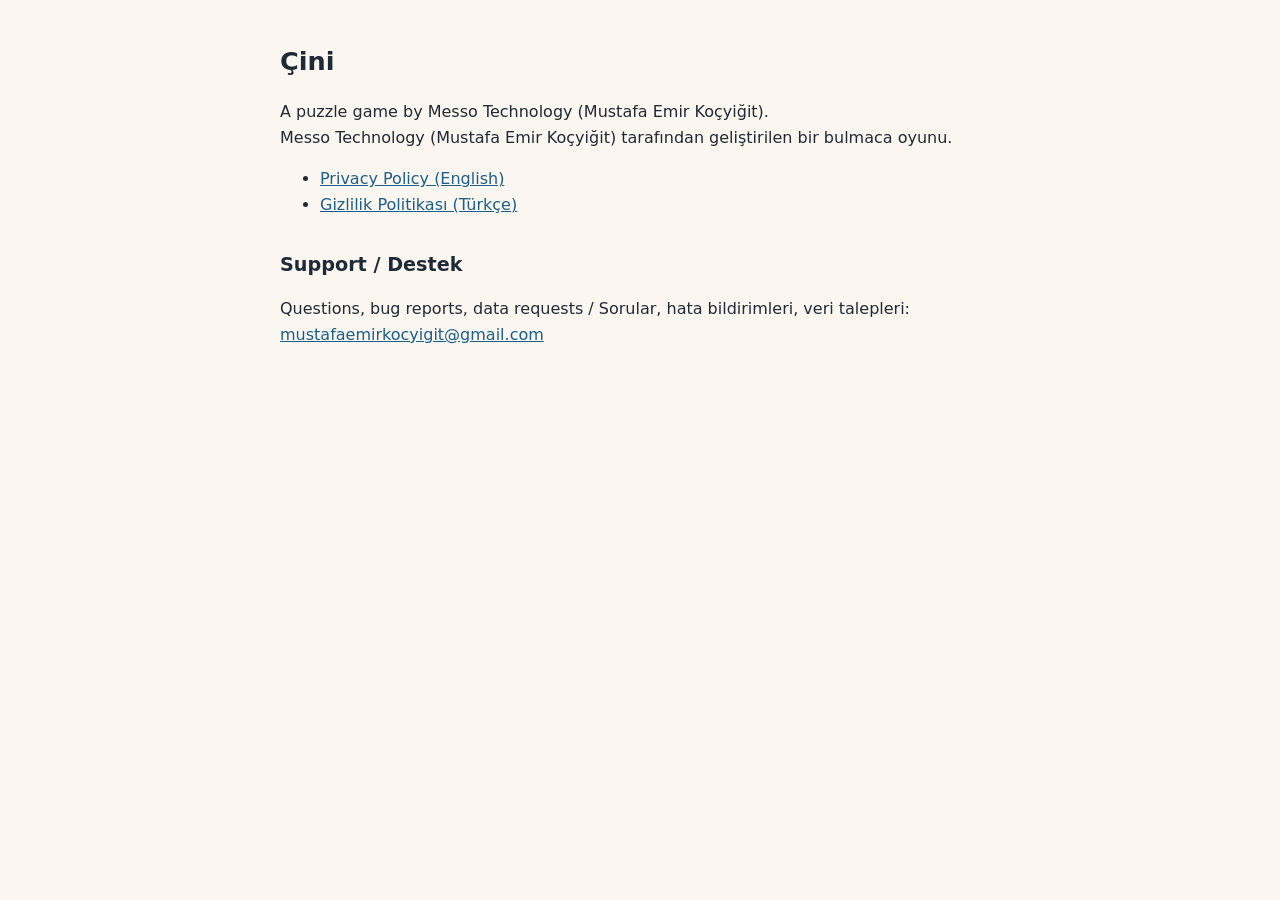
<file: index.html>
<!doctype html><html lang="en"><head><meta charset="utf-8"><meta name="viewport" content="width=device-width,initial-scale=1"><title>Çini – Privacy &amp; Support</title><link rel="stylesheet" href="style.css"></head><body><main>
<h1>Çini</h1>
<p>A puzzle game by Messo Technology (Mustafa Emir Koçyiğit).<br>Messo Technology (Mustafa Emir Koçyiğit) tarafından geliştirilen bir bulmaca oyunu.</p>
<ul>
<li><a href="privacy-en.html">Privacy Policy (English)</a></li>
<li><a href="privacy-tr.html">Gizlilik Politikası (Türkçe)</a></li>
</ul>
<h2>Support / Destek</h2>
<p>Questions, bug reports, data requests / Sorular, hata bildirimleri, veri talepleri:<br><a href="mailto:mustafaemirkocyigit@gmail.com">mustafaemirkocyigit@gmail.com</a></p>
</main></body></html>
</file>
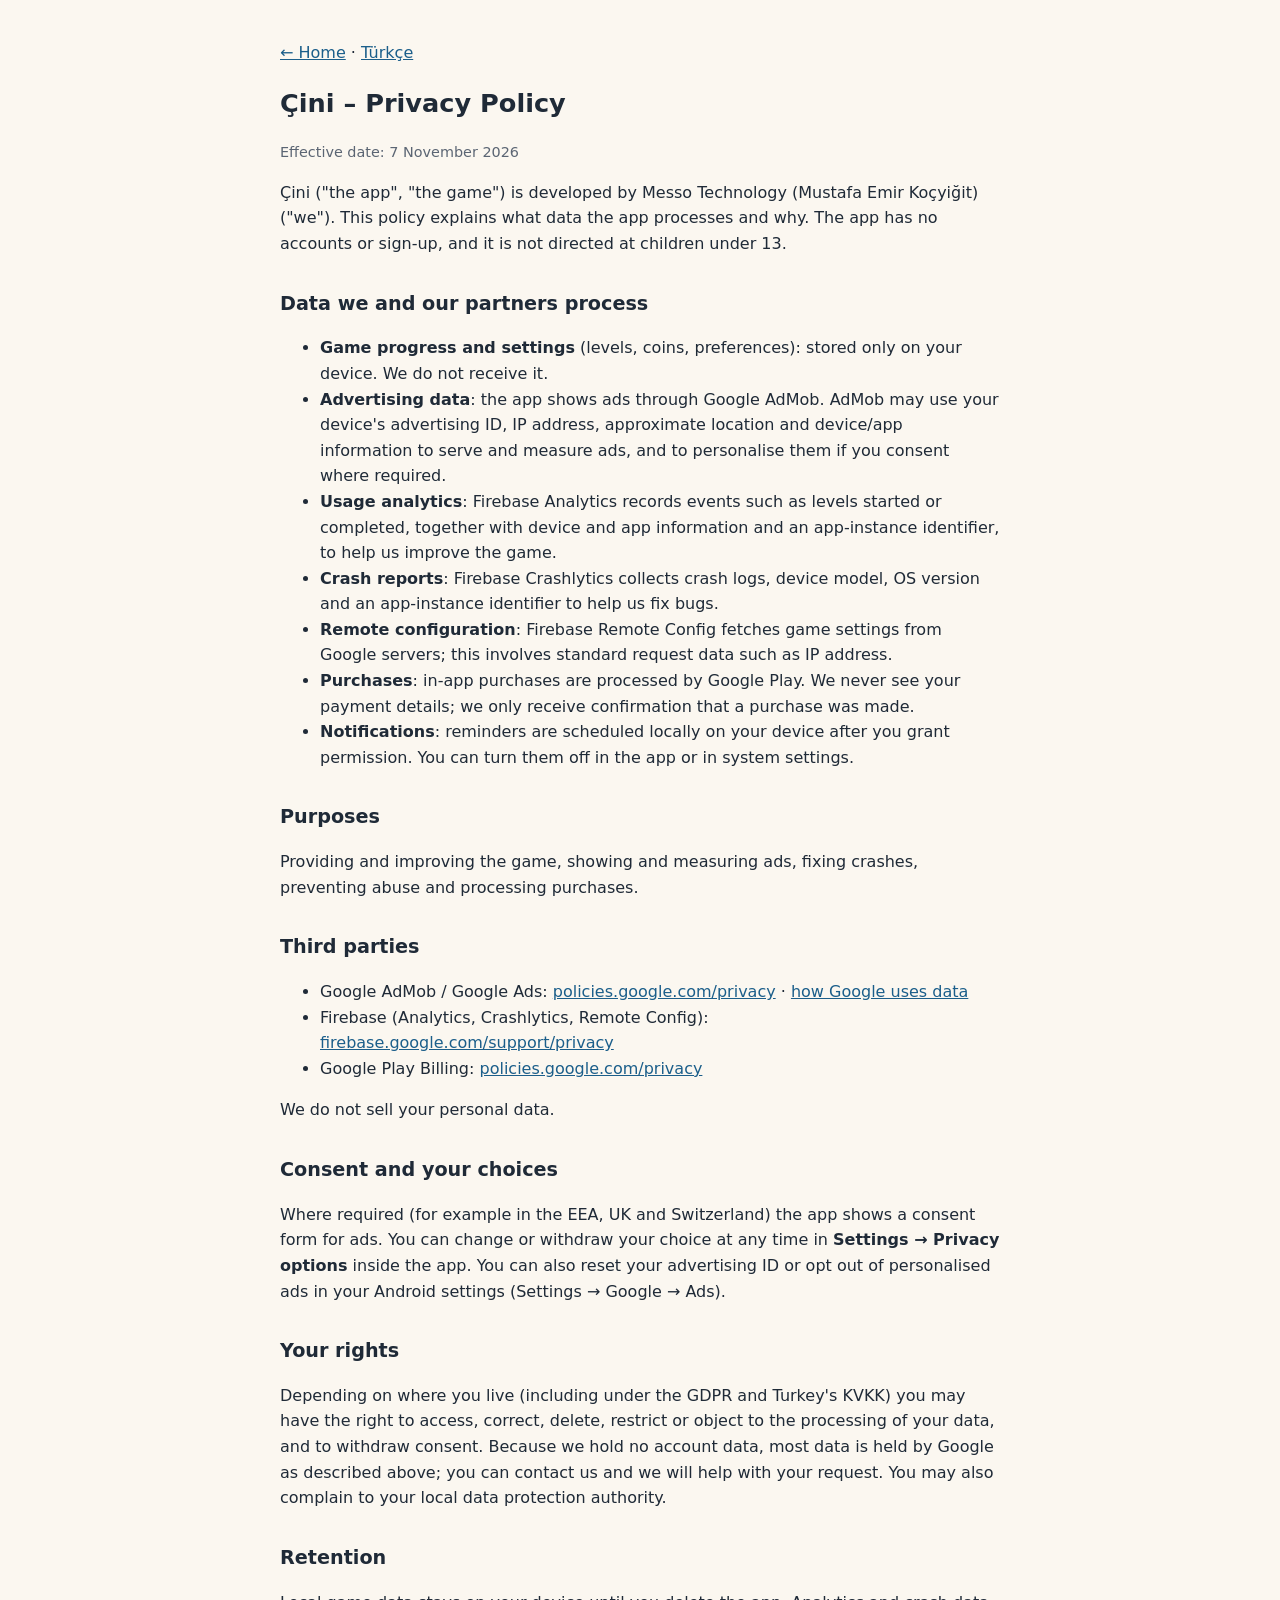
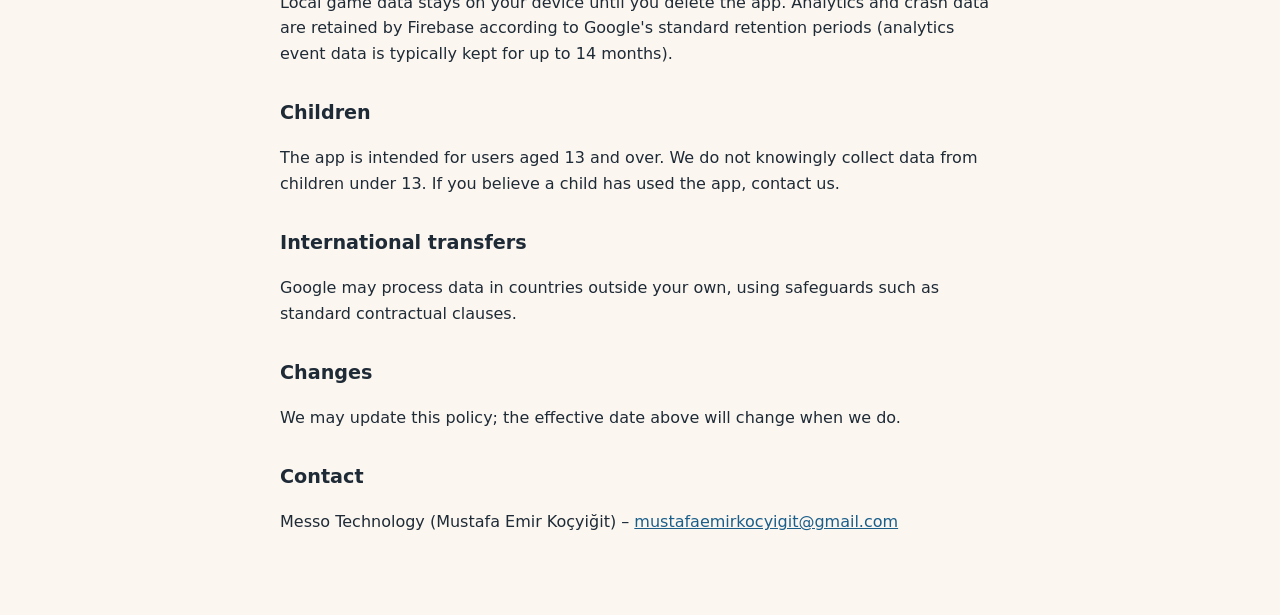
<file: privacy-en.html>
<!doctype html><html lang="en"><head><meta charset="utf-8"><meta name="viewport" content="width=device-width,initial-scale=1"><title>Çini – Privacy Policy</title><link rel="stylesheet" href="style.css"></head><body><main>
<p><a href="index.html">← Home</a> · <a href="privacy-tr.html">Türkçe</a></p>
<h1>Çini – Privacy Policy</h1>
<p class="mu">Effective date: 7 November 2026</p>
<p>Çini ("the app", "the game") is developed by Messo Technology (Mustafa Emir Koçyiğit) ("we"). This policy explains what data the app processes and why. The app has no accounts or sign-up, and it is not directed at children under 13.</p>
<h2>Data we and our partners process</h2>
<ul>
<li><b>Game progress and settings</b> (levels, coins, preferences): stored only on your device. We do not receive it.</li>
<li><b>Advertising data</b>: the app shows ads through Google AdMob. AdMob may use your device's advertising ID, IP address, approximate location and device/app information to serve and measure ads, and to personalise them if you consent where required.</li>
<li><b>Usage analytics</b>: Firebase Analytics records events such as levels started or completed, together with device and app information and an app-instance identifier, to help us improve the game.</li>
<li><b>Crash reports</b>: Firebase Crashlytics collects crash logs, device model, OS version and an app-instance identifier to help us fix bugs.</li>
<li><b>Remote configuration</b>: Firebase Remote Config fetches game settings from Google servers; this involves standard request data such as IP address.</li>
<li><b>Purchases</b>: in-app purchases are processed by Google Play. We never see your payment details; we only receive confirmation that a purchase was made.</li>
<li><b>Notifications</b>: reminders are scheduled locally on your device after you grant permission. You can turn them off in the app or in system settings.</li>
</ul>
<h2>Purposes</h2>
<p>Providing and improving the game, showing and measuring ads, fixing crashes, preventing abuse and processing purchases.</p>
<h2>Third parties</h2>
<ul>
<li>Google AdMob / Google Ads: <a href="https://policies.google.com/privacy">policies.google.com/privacy</a> · <a href="https://policies.google.com/technologies/partner-sites">how Google uses data</a></li>
<li>Firebase (Analytics, Crashlytics, Remote Config): <a href="https://firebase.google.com/support/privacy">firebase.google.com/support/privacy</a></li>
<li>Google Play Billing: <a href="https://policies.google.com/privacy">policies.google.com/privacy</a></li>
</ul>
<p>We do not sell your personal data.</p>
<h2>Consent and your choices</h2>
<p>Where required (for example in the EEA, UK and Switzerland) the app shows a consent form for ads. You can change or withdraw your choice at any time in <b>Settings → Privacy options</b> inside the app. You can also reset your advertising ID or opt out of personalised ads in your Android settings (Settings → Google → Ads).</p>
<h2>Your rights</h2>
<p>Depending on where you live (including under the GDPR and Turkey's KVKK) you may have the right to access, correct, delete, restrict or object to the processing of your data, and to withdraw consent. Because we hold no account data, most data is held by Google as described above; you can contact us and we will help with your request. You may also complain to your local data protection authority.</p>
<h2>Retention</h2>
<p>Local game data stays on your device until you delete the app. Analytics and crash data are retained by Firebase according to Google's standard retention periods (analytics event data is typically kept for up to 14 months).</p>
<h2>Children</h2>
<p>The app is intended for users aged 13 and over. We do not knowingly collect data from children under 13. If you believe a child has used the app, contact us.</p>
<h2>International transfers</h2>
<p>Google may process data in countries outside your own, using safeguards such as standard contractual clauses.</p>
<h2>Changes</h2>
<p>We may update this policy; the effective date above will change when we do.</p>
<h2>Contact</h2>
<p>Messo Technology (Mustafa Emir Koçyiğit) – <a href="mailto:mustafaemirkocyigit@gmail.com">mustafaemirkocyigit@gmail.com</a></p>
</main></body></html>
</file>
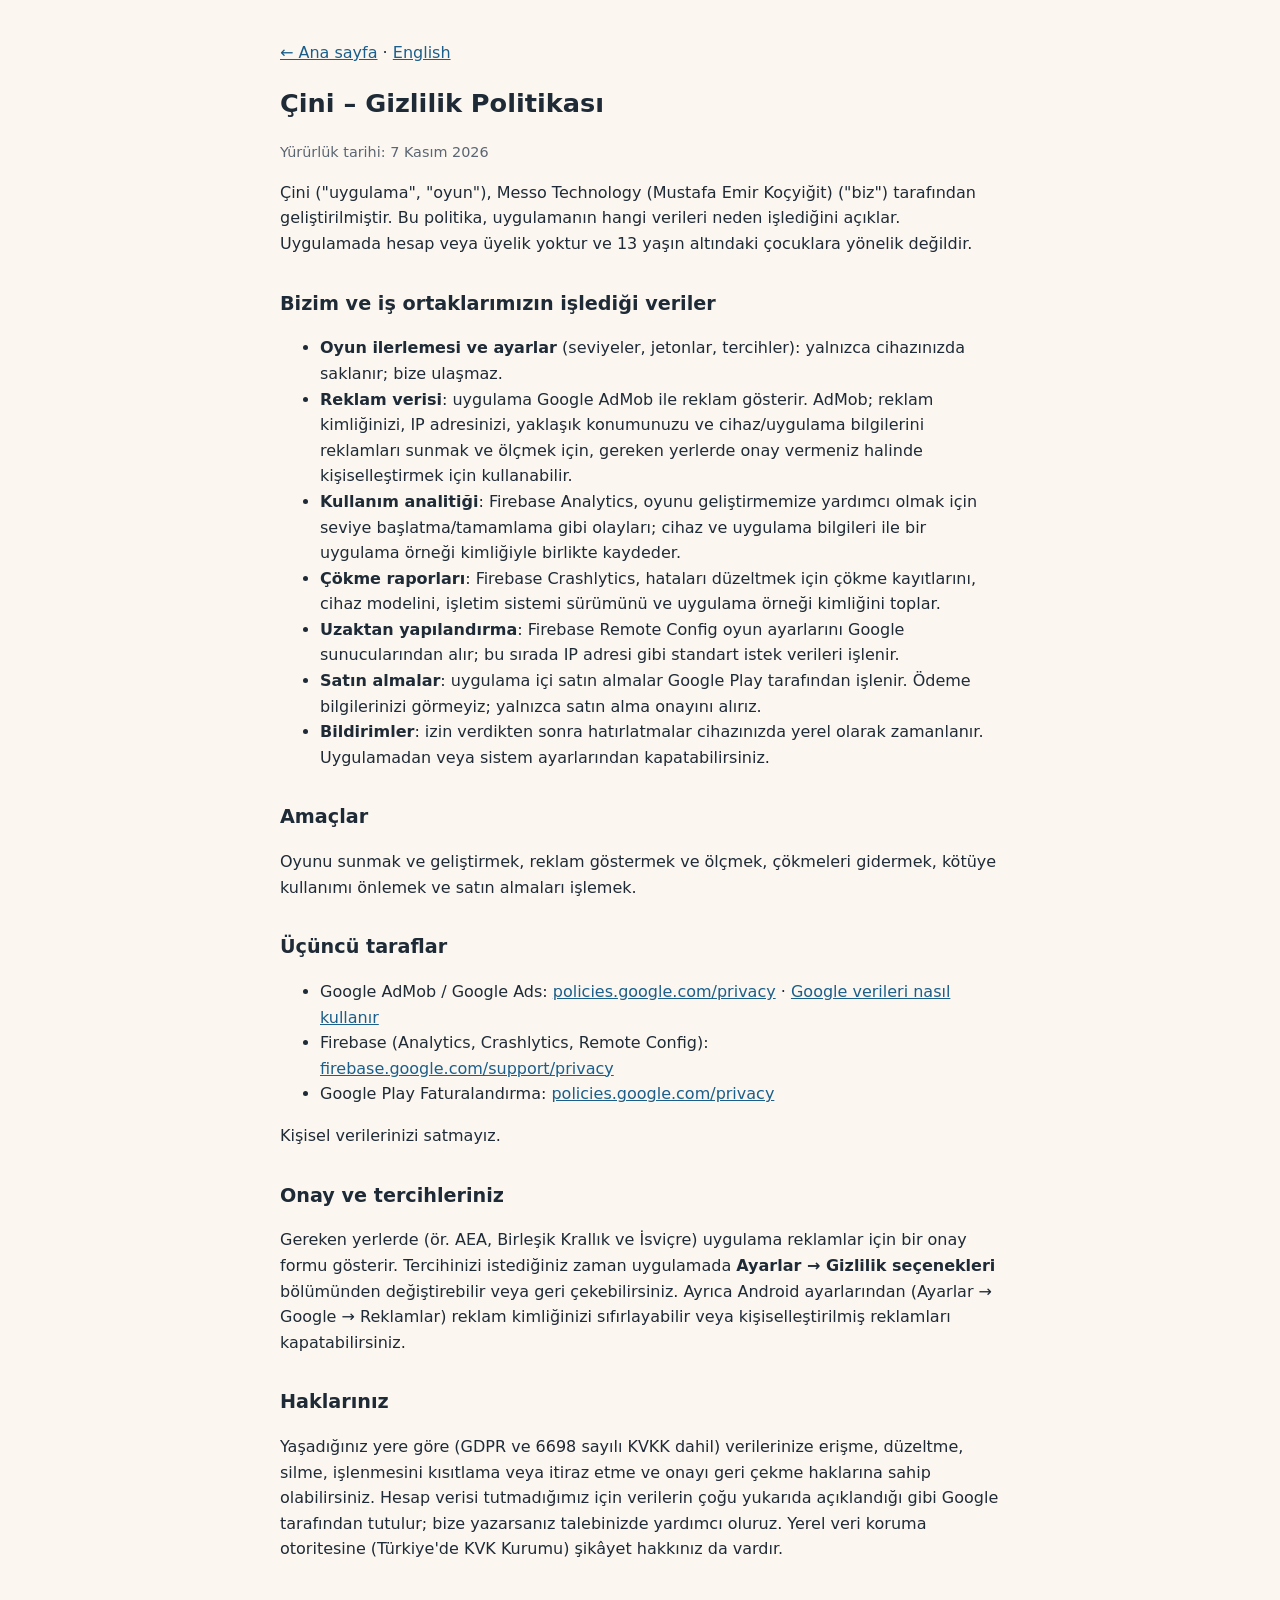
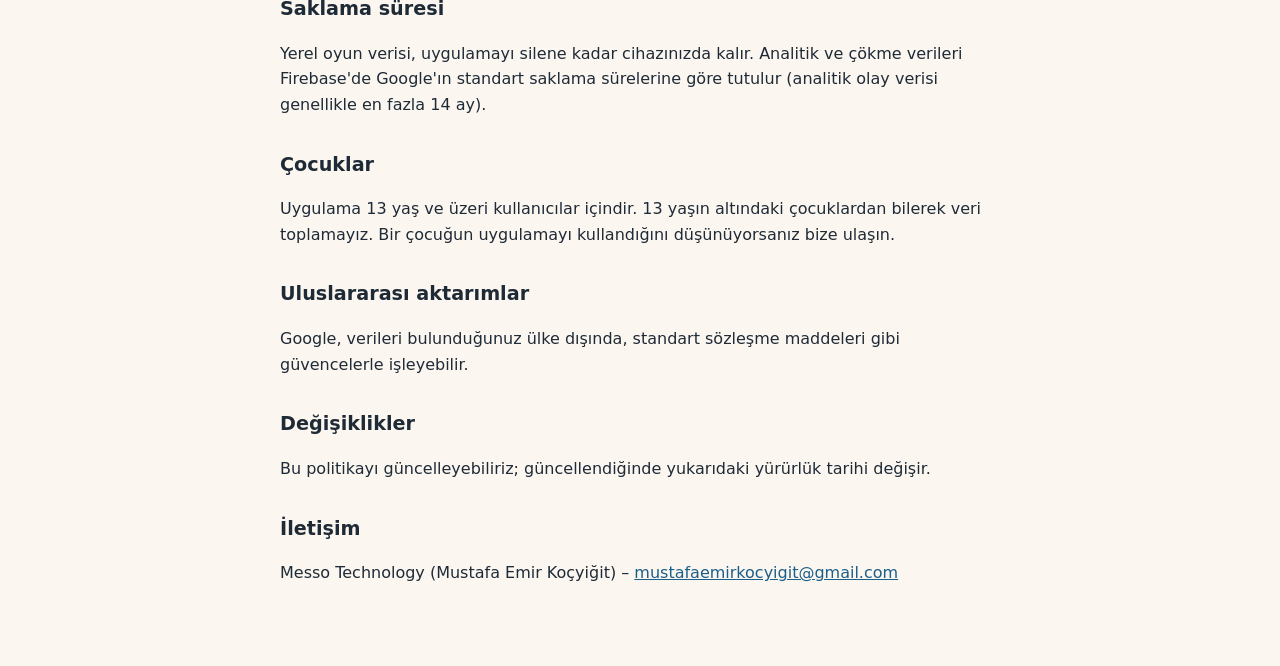
<file: privacy-tr.html>
<!doctype html><html lang="tr"><head><meta charset="utf-8"><meta name="viewport" content="width=device-width,initial-scale=1"><title>Çini – Gizlilik Politikası</title><link rel="stylesheet" href="style.css"></head><body><main>
<p><a href="index.html">← Ana sayfa</a> · <a href="privacy-en.html">English</a></p>
<h1>Çini – Gizlilik Politikası</h1>
<p class="mu">Yürürlük tarihi: 7 Kasım 2026</p>
<p>Çini ("uygulama", "oyun"), Messo Technology (Mustafa Emir Koçyiğit) ("biz") tarafından geliştirilmiştir. Bu politika, uygulamanın hangi verileri neden işlediğini açıklar. Uygulamada hesap veya üyelik yoktur ve 13 yaşın altındaki çocuklara yönelik değildir.</p>
<h2>Bizim ve iş ortaklarımızın işlediği veriler</h2>
<ul>
<li><b>Oyun ilerlemesi ve ayarlar</b> (seviyeler, jetonlar, tercihler): yalnızca cihazınızda saklanır; bize ulaşmaz.</li>
<li><b>Reklam verisi</b>: uygulama Google AdMob ile reklam gösterir. AdMob; reklam kimliğinizi, IP adresinizi, yaklaşık konumunuzu ve cihaz/uygulama bilgilerini reklamları sunmak ve ölçmek için, gereken yerlerde onay vermeniz halinde kişiselleştirmek için kullanabilir.</li>
<li><b>Kullanım analitiği</b>: Firebase Analytics, oyunu geliştirmemize yardımcı olmak için seviye başlatma/tamamlama gibi olayları; cihaz ve uygulama bilgileri ile bir uygulama örneği kimliğiyle birlikte kaydeder.</li>
<li><b>Çökme raporları</b>: Firebase Crashlytics, hataları düzeltmek için çökme kayıtlarını, cihaz modelini, işletim sistemi sürümünü ve uygulama örneği kimliğini toplar.</li>
<li><b>Uzaktan yapılandırma</b>: Firebase Remote Config oyun ayarlarını Google sunucularından alır; bu sırada IP adresi gibi standart istek verileri işlenir.</li>
<li><b>Satın almalar</b>: uygulama içi satın almalar Google Play tarafından işlenir. Ödeme bilgilerinizi görmeyiz; yalnızca satın alma onayını alırız.</li>
<li><b>Bildirimler</b>: izin verdikten sonra hatırlatmalar cihazınızda yerel olarak zamanlanır. Uygulamadan veya sistem ayarlarından kapatabilirsiniz.</li>
</ul>
<h2>Amaçlar</h2>
<p>Oyunu sunmak ve geliştirmek, reklam göstermek ve ölçmek, çökmeleri gidermek, kötüye kullanımı önlemek ve satın almaları işlemek.</p>
<h2>Üçüncü taraflar</h2>
<ul>
<li>Google AdMob / Google Ads: <a href="https://policies.google.com/privacy?hl=tr">policies.google.com/privacy</a> · <a href="https://policies.google.com/technologies/partner-sites?hl=tr">Google verileri nasıl kullanır</a></li>
<li>Firebase (Analytics, Crashlytics, Remote Config): <a href="https://firebase.google.com/support/privacy">firebase.google.com/support/privacy</a></li>
<li>Google Play Faturalandırma: <a href="https://policies.google.com/privacy?hl=tr">policies.google.com/privacy</a></li>
</ul>
<p>Kişisel verilerinizi satmayız.</p>
<h2>Onay ve tercihleriniz</h2>
<p>Gereken yerlerde (ör. AEA, Birleşik Krallık ve İsviçre) uygulama reklamlar için bir onay formu gösterir. Tercihinizi istediğiniz zaman uygulamada <b>Ayarlar → Gizlilik seçenekleri</b> bölümünden değiştirebilir veya geri çekebilirsiniz. Ayrıca Android ayarlarından (Ayarlar → Google → Reklamlar) reklam kimliğinizi sıfırlayabilir veya kişiselleştirilmiş reklamları kapatabilirsiniz.</p>
<h2>Haklarınız</h2>
<p>Yaşadığınız yere göre (GDPR ve 6698 sayılı KVKK dahil) verilerinize erişme, düzeltme, silme, işlenmesini kısıtlama veya itiraz etme ve onayı geri çekme haklarına sahip olabilirsiniz. Hesap verisi tutmadığımız için verilerin çoğu yukarıda açıklandığı gibi Google tarafından tutulur; bize yazarsanız talebinizde yardımcı oluruz. Yerel veri koruma otoritesine (Türkiye'de KVK Kurumu) şikâyet hakkınız da vardır.</p>
<h2>Saklama süresi</h2>
<p>Yerel oyun verisi, uygulamayı silene kadar cihazınızda kalır. Analitik ve çökme verileri Firebase'de Google'ın standart saklama sürelerine göre tutulur (analitik olay verisi genellikle en fazla 14 ay).</p>
<h2>Çocuklar</h2>
<p>Uygulama 13 yaş ve üzeri kullanıcılar içindir. 13 yaşın altındaki çocuklardan bilerek veri toplamayız. Bir çocuğun uygulamayı kullandığını düşünüyorsanız bize ulaşın.</p>
<h2>Uluslararası aktarımlar</h2>
<p>Google, verileri bulunduğunuz ülke dışında, standart sözleşme maddeleri gibi güvencelerle işleyebilir.</p>
<h2>Değişiklikler</h2>
<p>Bu politikayı güncelleyebiliriz; güncellendiğinde yukarıdaki yürürlük tarihi değişir.</p>
<h2>İletişim</h2>
<p>Messo Technology (Mustafa Emir Koçyiğit) – <a href="mailto:mustafaemirkocyigit@gmail.com">mustafaemirkocyigit@gmail.com</a></p>
</main></body></html>
</file>
<file: style.css>
:root{--bg:#fbf7f0;--fg:#1f2a37;--ac:#1b5e8a;--mu:#5b6573}
@media(prefers-color-scheme:dark){:root{--bg:#14181d;--fg:#e8edf2;--ac:#7fb8e0;--mu:#9aa6b2}}
body{margin:0;background:var(--bg);color:var(--fg);font:16px/1.6 system-ui,sans-serif}
main{max-width:720px;margin:0 auto;padding:24px 16px 64px}
h1{font-size:1.6rem}h2{font-size:1.2rem;margin-top:2rem}
a{color:var(--ac)}.mu{color:var(--mu);font-size:.9rem}
</file>
